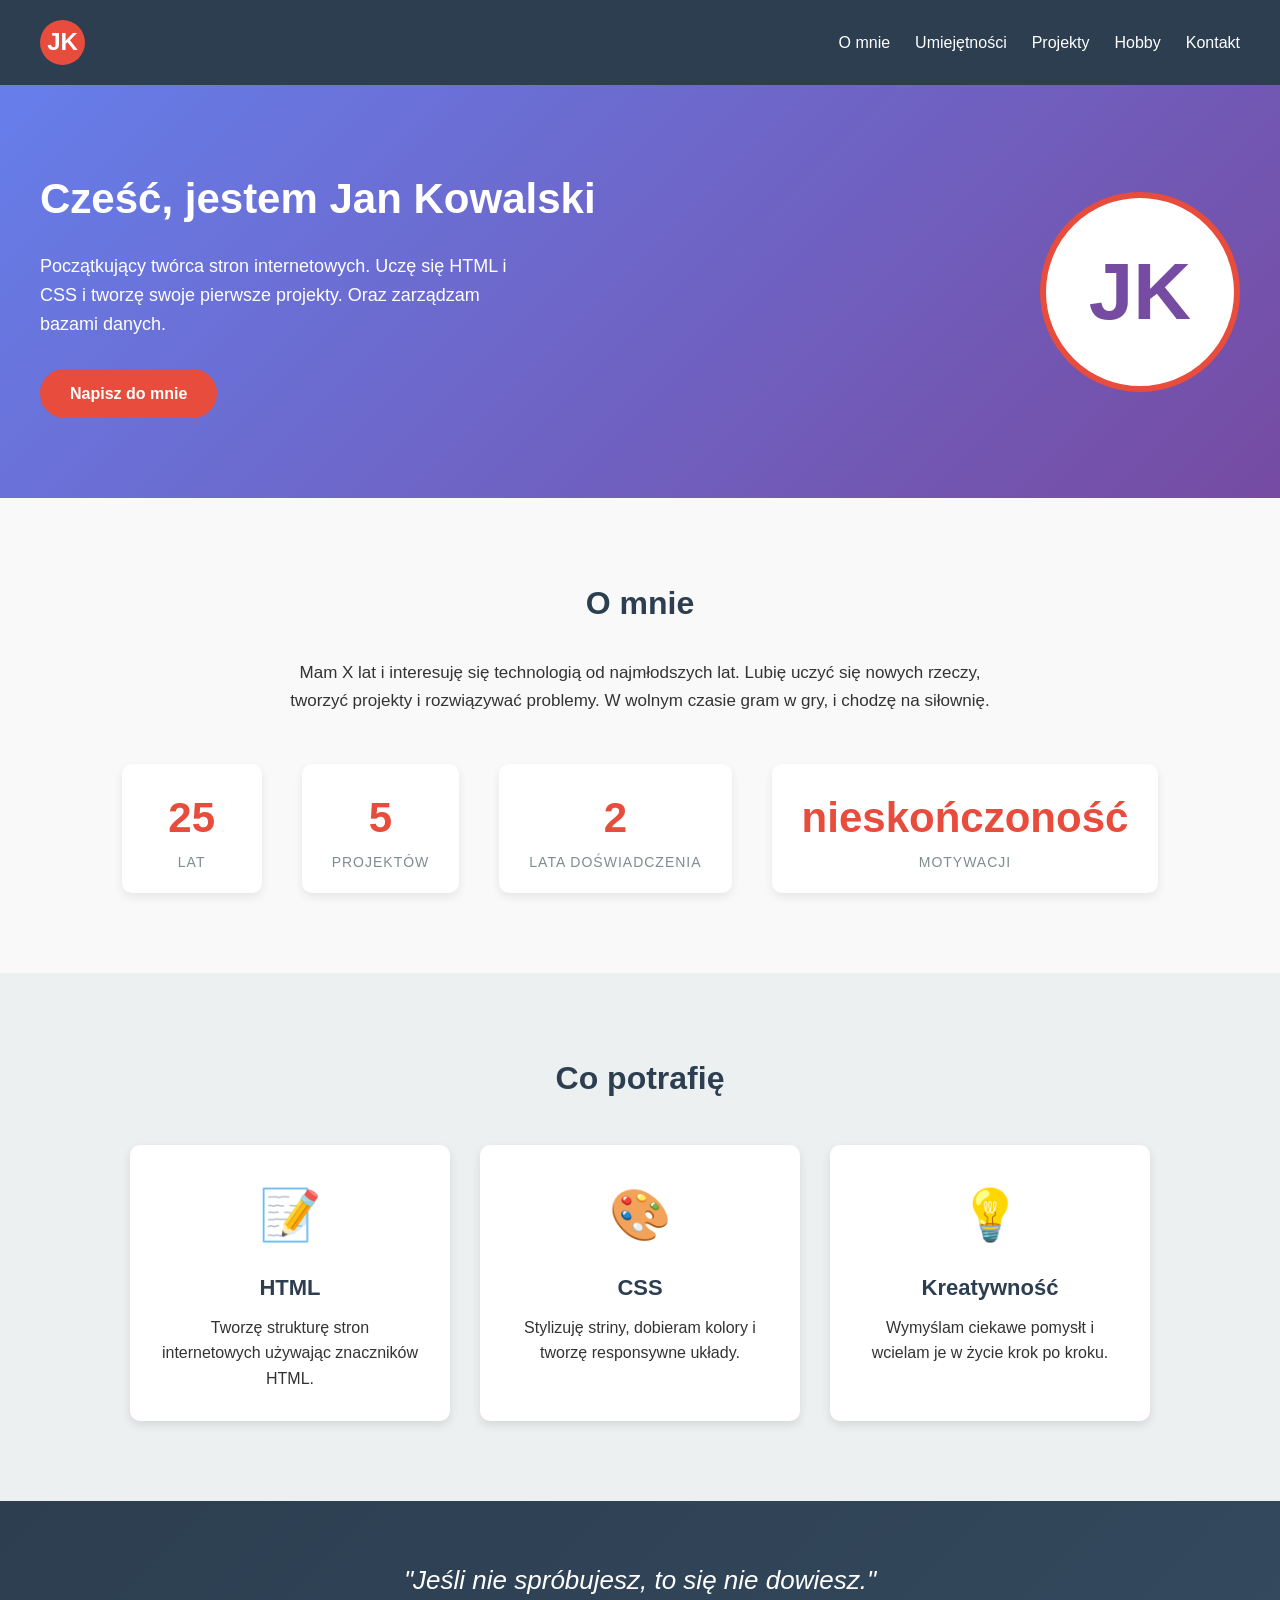
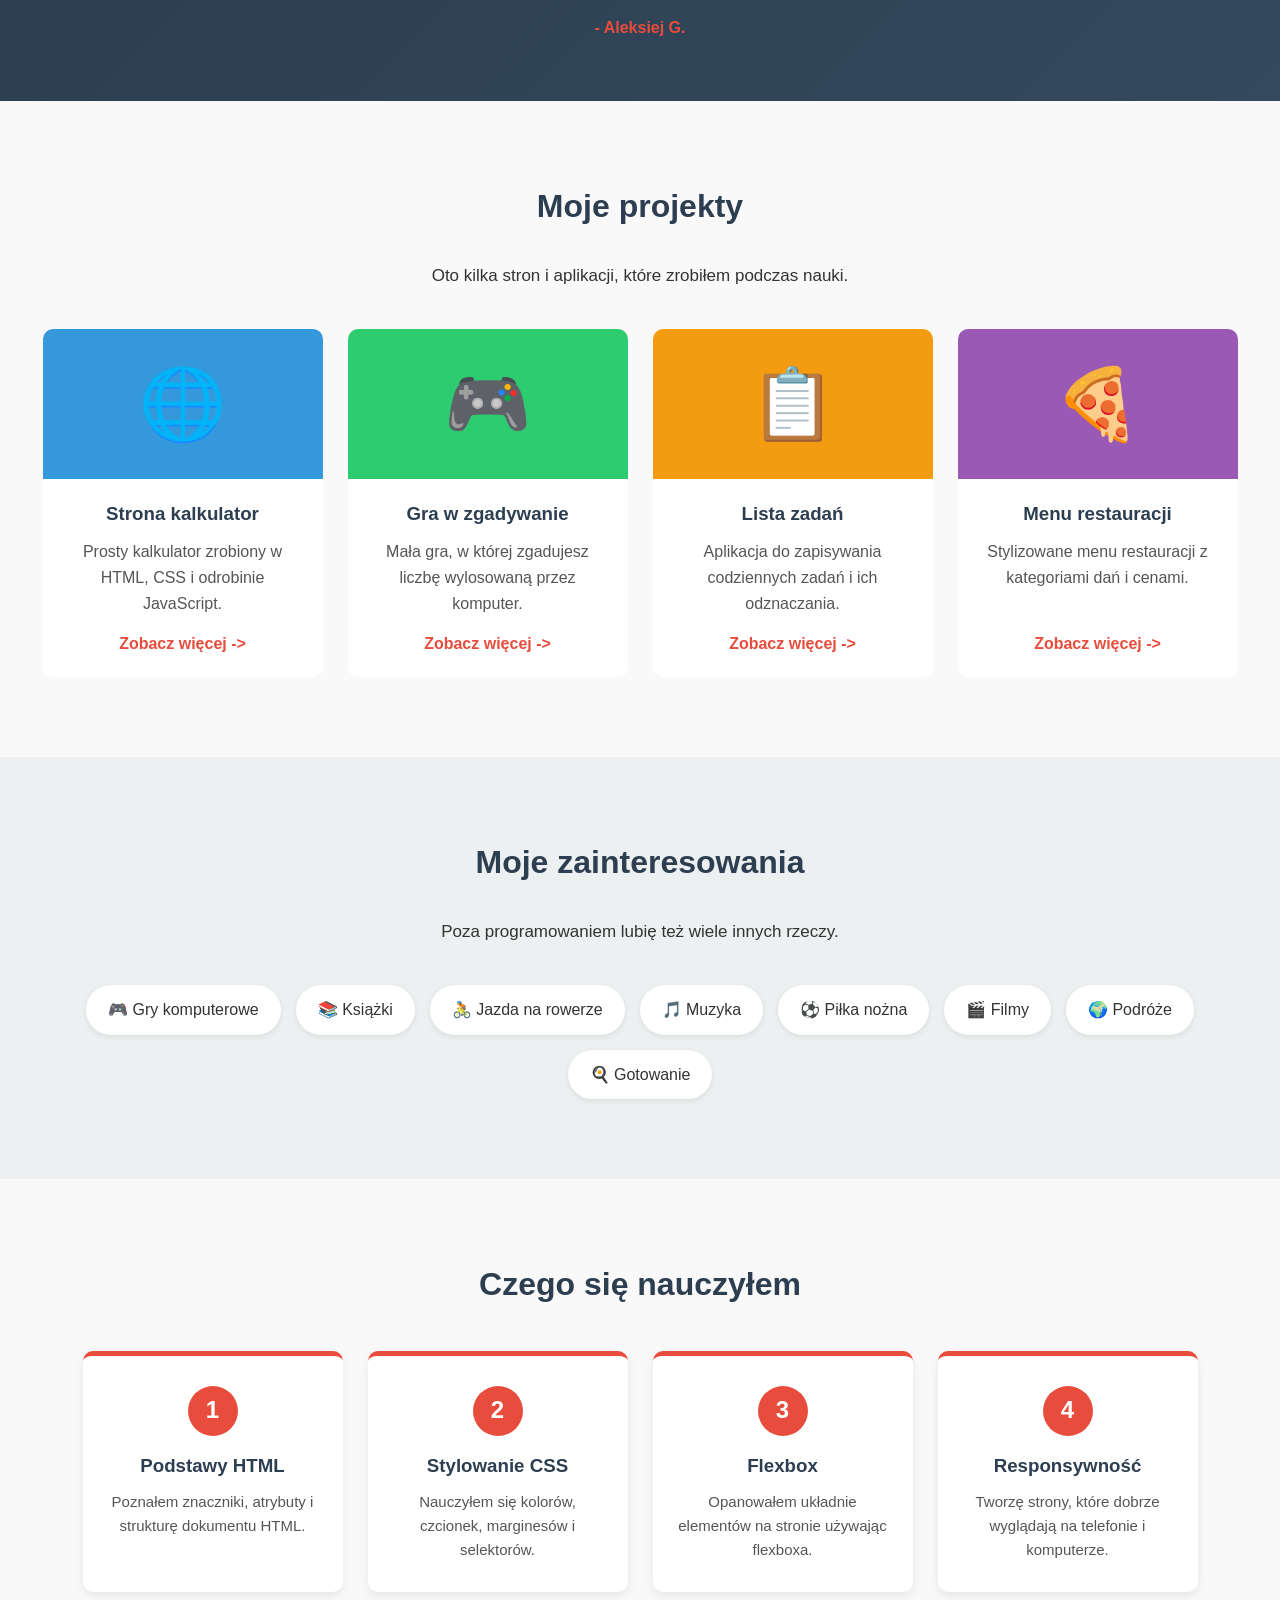
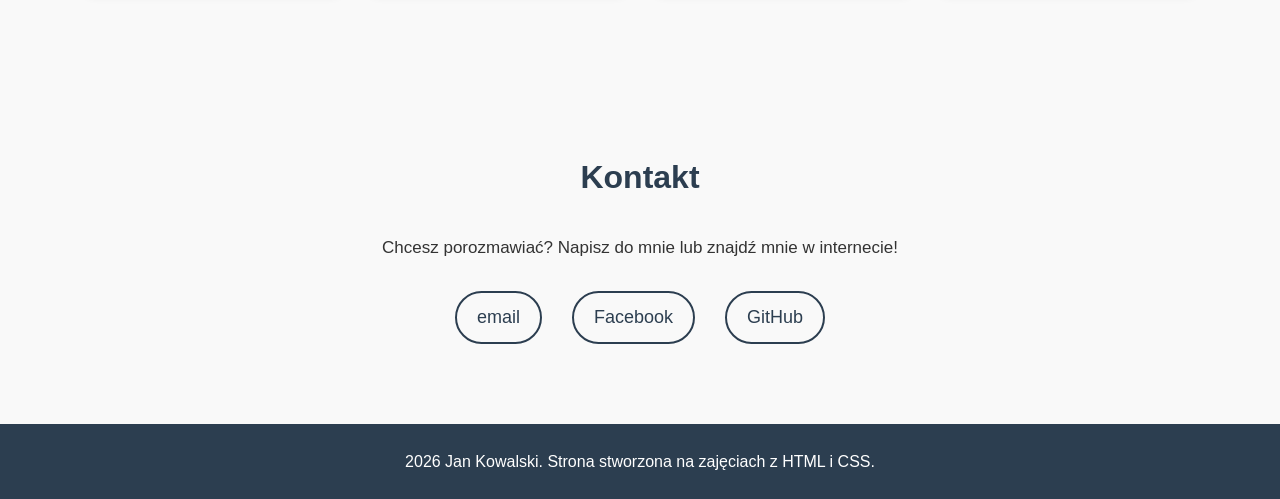
<file: index.html>
<!DOCTYPE html>
<html lang="pl">
<head>
    <meta charset="UTF-8">
    <meta name="viewport" content="width=device-width, initial-scale=1.0">
    <title>Jan Kowalski - Wizytówka</title>
    <link rel="stylesheet" href="style.css">
</head>
<body>
    <header class="naglowek">
        <div class="logo">JK</div>
        <nav class="menu">
            <a href="#o-mnie">O mnie</a>
            <a href="#umiejetnosci">Umiejętności</a>
            <a href="#projekty">Projekty</a>
            <a href="#zainteresowania">Hobby</a>
            <a href="#kontakt">Kontakt</a>
        </nav>
    </header>

    <section class="hero">
        <div class="hero-tekst">
            <h1>Cześć, jestem Jan Kowalski</h1>
            <p>Początkujący twórca stron internetowych. Uczę się HTML i CSS i tworzę swoje pierwsze projekty. Oraz zarządzam bazami danych.</p>
            <a href="#" class="przycisk">Napisz do mnie</a>
        </div>
        <div class="hero-zdjecie">
            <div class="awatar">JK</div>
        </div>
    </section>

    <section id="o-mnie" class="sekcja">
        <h2>O mnie</h2>
        <p class="opis">
            Mam X lat i interesuję się technologią od najmłodszych lat.
            Lubię uczyć się nowych rzeczy, tworzyć projekty i rozwiązywać problemy.
            W wolnym czasie gram w gry, i chodzę na siłownię.
        </p>

        <div class="statystyki">
            <div class="statystyka">
                <span class="liczba">25</span>
                <span class="etykieta">lat</span>
            </div>
            <div class="statystyka">
                <span class="liczba">5</span>
                <span class="etykieta">projektów</span>
            </div>
            <div class="statystyka">
                <span class="liczba">2</span>
                <span class="etykieta">lata doświadczenia</span>
            </div>
            <div class="statystyka">
                <span class="liczba">nieskończoność</span>
                <span class="etykieta">motywacji</span>
            </div>
        </div>
    </section>

    <section id="umiejetnosci" class="sekcja sekcja-jasna">
        <h2>Co potrafię</h2>
        <div class="karty">
            <div class="karta">
                <div class="ikona">📝</div>
                <h3>HTML</h3>
                <p>Tworzę strukturę stron internetowych używając znaczników HTML.</p>
            </div>
            <div class="karta">
                <div class="ikona">🎨</div>
                <h3>CSS</h3>
                <p>Stylizuję striny, dobieram kolory i tworzę responsywne układy.</p>
            </div>
            <div class="karta">
                <div class="ikona">💡</div>
                <h3>Kreatywność</h3>
                <p>Wymyślam ciekawe pomysłt i wcielam je w życie krok po kroku.</p>
            </div>
        </div>
    </section>

    <section class="cytat">
        <blockquote>
            "Jeśli nie spróbujesz, to się nie dowiesz."
        </blockquote>
        <p class="autor">- Aleksiej G.</p>
    </section>

    <section id="projekty" class="sekcja">
        <h2>Moje projekty</h2>
        <p class="opis">Oto kilka stron i aplikacji, które zrobiłem podczas nauki.</p>
        <div class="projekty">
            <div class="projekt">
                <div class="projekt-obrazek" style="background-color: #3498db;">🌐</div>
                <h3>Strona kalkulator</h3>
                <p>Prosty kalkulator zrobiony w HTML, CSS i odrobinie JavaScript.</p>
                <a href="#" class="link-projekt">Zobacz więcej -></a>
            </div>
            <div class="projekt">
                <div class="projekt-obrazek" style="background-color: #2ecc71;">🎮</div>
                <h3>Gra w zgadywanie</h3>
                <p>Mała gra, w której zgadujesz liczbę wylosowaną przez komputer.</p>
                <a href="#" class="link-projekt">Zobacz więcej -></a>
            </div>
            <div class="projekt">
                <div class="projekt-obrazek" style="background-color: #f39c12;">📋</div>
                <h3>Lista zadań</h3>
                <p>Aplikacja do zapisywania codziennych zadań i ich odznaczania.</p>
                <a href="#" class="link-projekt">Zobacz więcej -></a>
            </div>
            <div class="projekt">
                <div class="projekt-obrazek" style="background-color: #9b59b6;">🍕</div>
                <h3>Menu restauracji</h3>
                <p>Stylizowane menu restauracji z kategoriami dań i cenami.</p>
                <a href="#" class="link-projekt">Zobacz więcej -></a>
            </div>
        </div>
    </section>

    <section id="zainteresowania" class="sekcja sekcja-jasna">
        <h2>Moje zainteresowania</h2>
        <p class="opis">Poza programowaniem lubię też wiele innych rzeczy.</p>
        <div class="hobby-lista">
            <div class="hobby">🎮 Gry komputerowe</div>
            <div class="hobby">📚 Książki</div>
            <div class="hobby">🚴 Jazda na rowerze</div>
            <div class="hobby">🎵 Muzyka</div>
            <div class="hobby">⚽ Piłka nożna</div>
            <div class="hobby">🎬 Filmy</div>
            <div class="hobby">🌍 Podróże</div>
            <div class="hobby">🍳 Gotowanie</div>
        </div>
    </section>

    <section class="osiagniecia sekcja" id="osiagniecia">
        <h2>Czego się nauczyłem</h2>
        <div class="kroki">
            <div class="krok">
                <div class="numer">1</div>
                <h3>Podstawy HTML</h3>
                <p>Poznałem znaczniki, atrybuty i strukturę dokumentu HTML.</p>
            </div>
            <div class="krok">
                <div class="numer">2</div>
                <h3>Stylowanie CSS</h3>
                <p>Nauczyłem się kolorów, czcionek, marginesów i selektorów.</p>
            </div>
            <div class="krok">
                <div class="numer">3</div>
                <h3>Flexbox</h3>
                <p>Opanowałem układnie elementów na stronie używając flexboxa.</p>
            </div>
            <div class="krok">
                <div class="numer">4</div>
                <h3>Responsywność</h3>
                <p>Tworzę strony, które dobrze wyglądają na telefonie i komputerze.</p>
            </div>
        </div>
    </section>

    <section id="kontakt" class="sekcja">
        <h2>Kontakt</h2>
        <p class="opis">Chcesz porozmawiać? Napisz do mnie lub znajdź mnie w internecie!</p>
        <div class="linki-kontakt">
            <a href="mailto:example@example.com">email</a>
            <a href="#">Facebook</a>
            <a href="#">GitHub</a>
        </div>
    </section>

    <footer class="stopka">
        <p>2026 Jan Kowalski. Strona stworzona na zajęciach z HTML i CSS.</p>
    </footer>
</body>
</html>
</file>
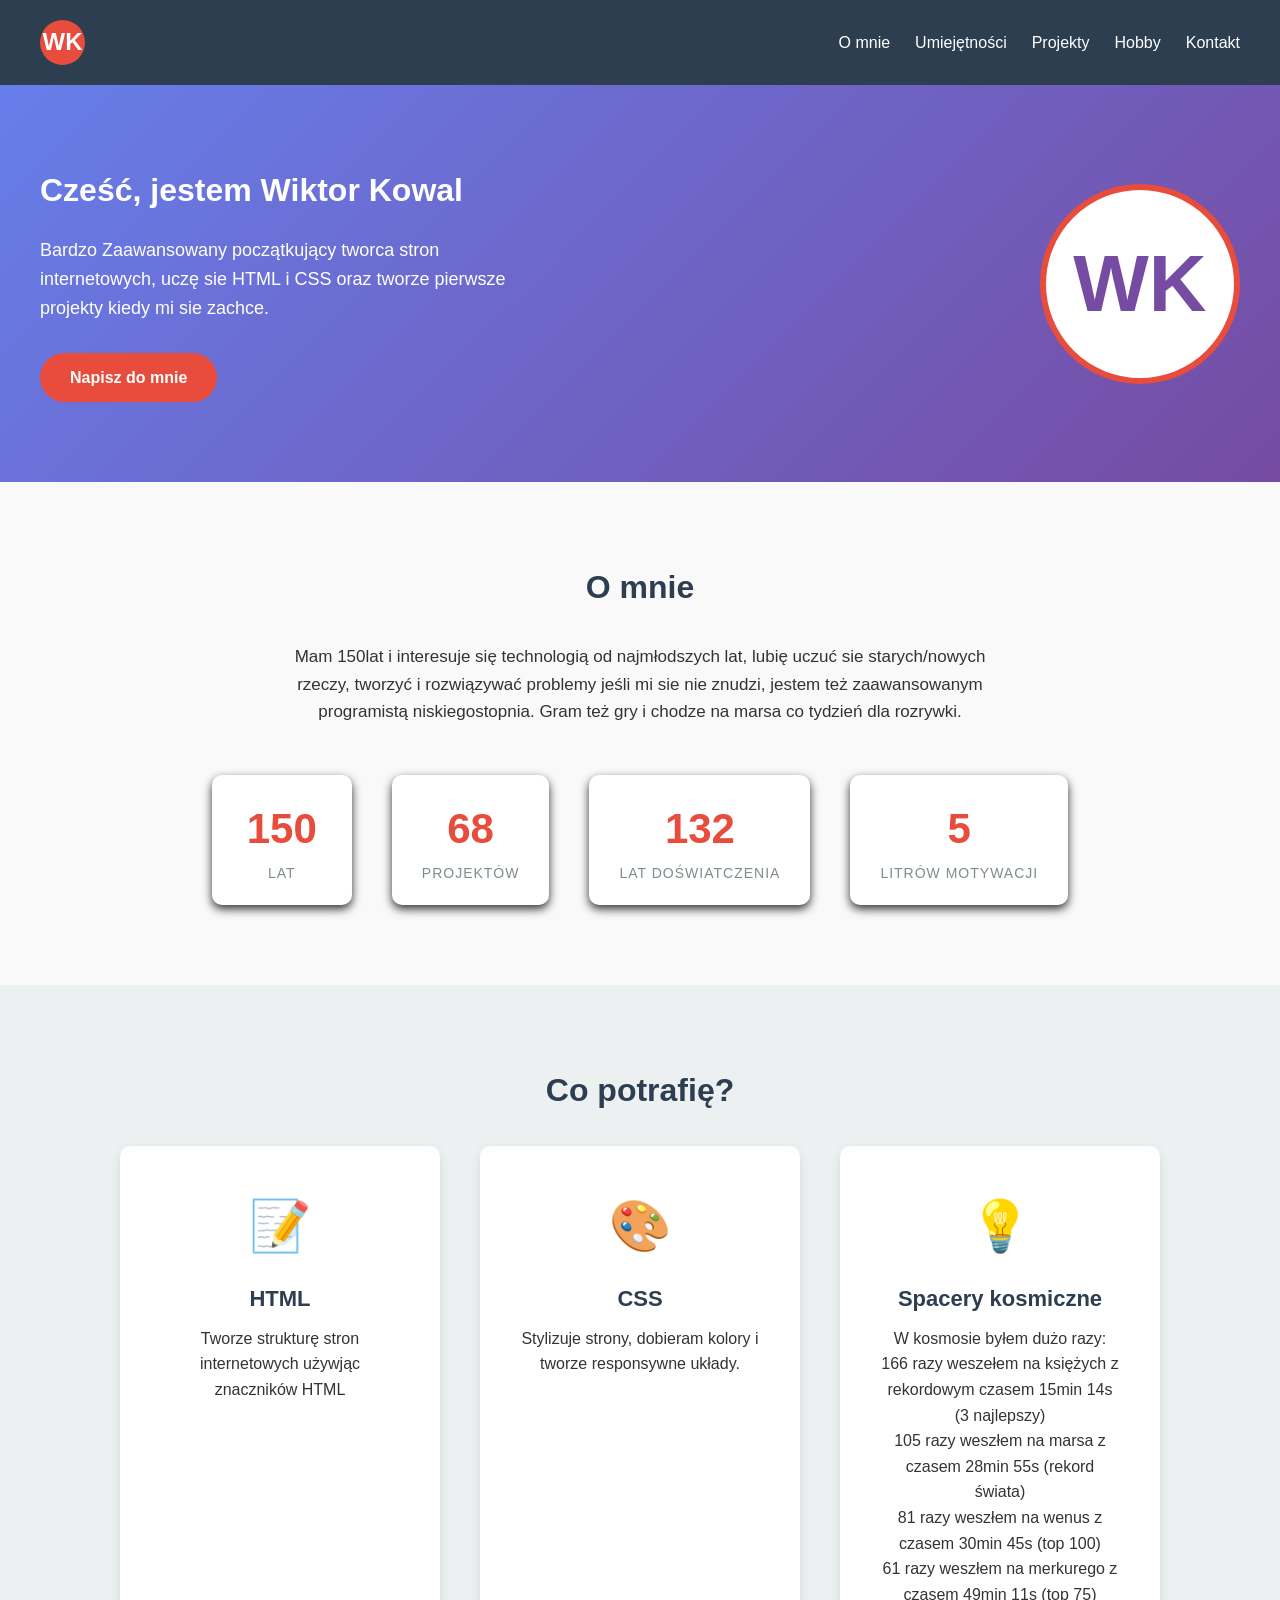
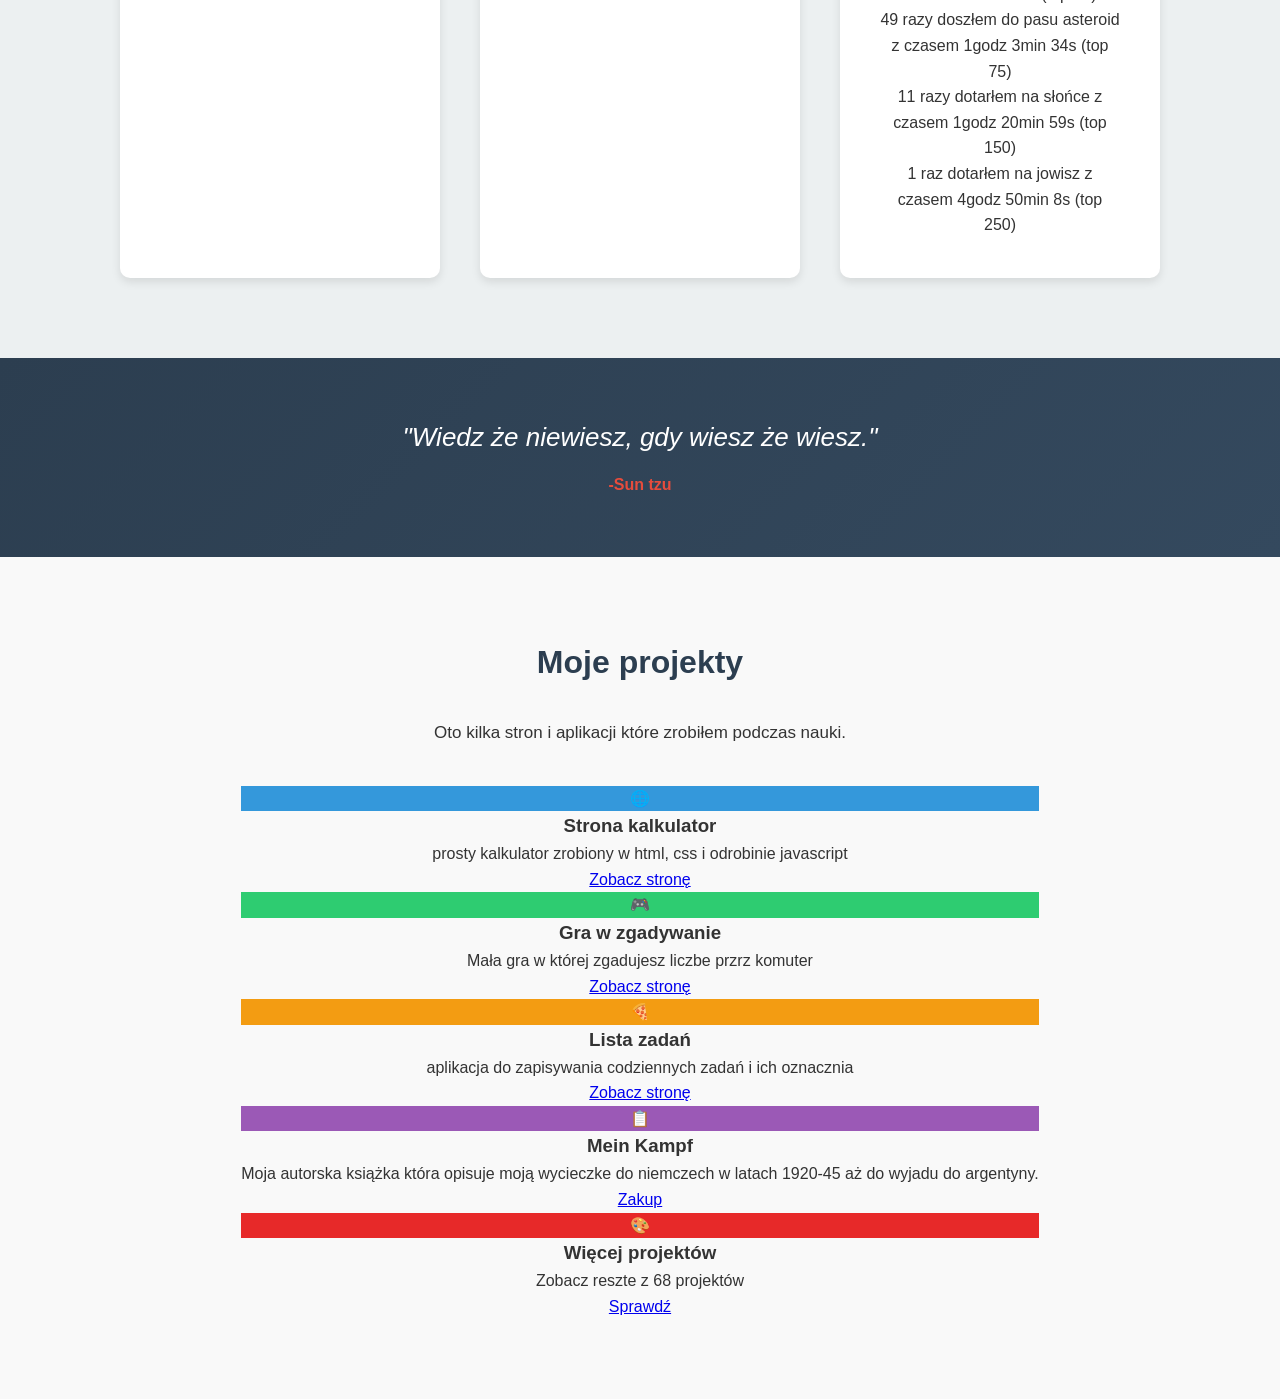
<file: Projekt_strona/index.html>
<!DOCTYPE html>
<html lang="pl">
<head>
    <meta charset="UTF-8">
    <meta name="viewport" content="width=device-width, initial-scale=1.0">
    <title>Wiktor Kowal</title>
    <link rel="stylesheet" href="style.css">
</head>
<body>
    <header class="naglowek">
        <div class="Logo">WK</div>
        <nav class="menu">
            <a href="#">O mnie</a>
            <a href="#">Umiejętności</a>
            <a href="#">Projekty</a>
            <a href="#">Hobby</a>
            <a href="#">Kontakt</a>
        </nav>
    </header>
    <section class="hero">
        <div class="herotekst">
            <h1>Cześć, jestem Wiktor Kowal</h1>
            <p>Bardzo Zaawansowany początkujący tworca stron internetowych, uczę sie HTML i CSS oraz tworze pierwsze projekty kiedy mi sie zachce.</p>
            <a href="#" class="przycisk">Napisz do mnie</a>
        </div>
        <div class="hero-zdjencie">
            <div class="awatar">WK</div>
        </div>
    </section>

    <section id="o-mnie" class="sekcja">
    <h2>O mnie</h2>
    <p class="opis">
        Mam 150lat i interesuje się technologią od najmłodszych lat, lubię uczuć sie starych/nowych rzeczy, tworzyć i rozwiązywać problemy jeśli mi sie nie znudzi, jestem też zaawansowanym programistą niskiegostopnia. Gram też gry i chodze na marsa co tydzień dla rozrywki.
    </p>
    <div class="statystyki">
        <div class="statystyka">
        <span class="liczba">150</span>
        <span class="etykieta">lat</span>
        </div>
    
        <div class="statystyka">
        <span class="liczba">68</span>
        <span class="etykieta">Projektów</span>
        </div>
    
        <div class="statystyka">
        <span class="liczba">132</span>
        <span class="etykieta">lat doświatczenia</span>
        </div>
    
        <div class="statystyka">
        <span class="liczba">5</span>
        <span class="etykieta">litrów motywacji</span>
        </div>
    </div>
    </section>

    <section id="umiejetnosci" class="sekcja sekcja-jasna">
        <h2>Co potrafię?</h2>
        <div class="karty">
            <div class="karta">
                <div class="ikona">📝</div>
                <h3>HTML</h3>
                <p>Tworze strukturę stron internetowych używjąc znaczników HTML</p>
            </div>
            <div class="karta">
                <div class="ikona">🎨</div>
                <h3>CSS</h3>
                <p>Stylizuje strony, dobieram kolory i tworze responsywne układy.</p>
            </div>
            <div class="karta">
                <div class="ikona">💡</div>
                <h3>Spacery kosmiczne</h3>
                <p>W kosmosie byłem dużo razy:
                    <br>
                    166 razy weszełem na księżych z rekordowym czasem 15min 14s (3 najlepszy)
                    <br>
                    105 razy weszłem na marsa z czasem 28min 55s (rekord świata)
                    <br>
                    81 razy weszłem na wenus z czasem 30min 45s (top 100)
                    <br>
                    61 razy weszłem na merkurego z czasem 49min 11s (top 75)
                    <br>
                    49 razy doszłem do pasu asteroid z czasem 1godz 3min 34s (top 75)
                    <br>
                    11 razy dotarłem na słońce z czasem 1godz 20min 59s (top 150)
                    <br>
                    1 raz dotarłem na jowisz z czasem 4godz 50min 8s (top 250)
                </p>
            </div>
        </div>
    </section>

    <section class="cytat">
        <blockquote>
            "Wiedz że niewiesz, gdy wiesz że wiesz."
        </blockquote>
        <p class="autor">-Sun tzu</p>
    </section>

    <section id="projekty" class="sekcja">
        <h2>Moje projekty</h2>
        <p class="opis">Oto kilka stron i aplikacji które zrobiłem podczas nauki.</p>
        <div class="projekty">
            <div class="projekt">
                <div class="projekt-obrazek" style="background-color: #3498db;">🌐</div>
                <h3>Strona kalkulator</h3>
                <p>prosty kalkulator zrobiony w html, css i odrobinie javascript</p>
                <a href="#" class="link-project">Zobacz stronę</a>
            <div class="projekt">
                <div class="projekt-obrazek" style="background-color: #2ecc71;">🎮</div>
                <h3>Gra w zgadywanie</h3>
                <p>Mała gra w której zgadujesz liczbe przrz komuter</p>
                <a href="#" class="link-project">Zobacz stronę</a>
            </div>
            <div class="projekt">
                <div class="projekt-obrazek" style="background-color: #f39c12;">🍕</div>
                <h3>Lista zadań</h3>
                <p>aplikacja do zapisywania codziennych zadań i ich oznacznia</p>
                <a href="#" class="link-project">Zobacz stronę</a>
            </div>
            <div class="projekt">
                <div class="projekt-obrazek" style="background-color: #9b59b6;">📋</div>
                <h3>Mein Kampf</h3>
                <p>Moja autorska książka która opisuje moją wycieczke do niemczech w latach 1920-45 aż do wyjadu do argentyny.</p>
                <a href="#" class="link-project">Zakup</a>
                </div>
                <div class="projekt">
                <div class="projekt-obrazek" style="background-color: #e72929;">🎨</div>
                <h3>Więcej projektów</h3>
                <p>Zobacz reszte z 68 projektów</p>
                <a href="#" class="link-project">Sprawdź</a>
            </div>
        </div>
    </section>
</body>
</html>
</file>
<file: style.css>
* {
    margin: 0;
    padding: 0;
    box-sizing: border-box;
}

html {
    scroll-behavior: smooth;
}

body {
    font-family: Arial, sans-serif;
    line-height: 1.6;
    color: #333;
    background-color: #f9f9f9;
}


.naglowek {
    background-color: #2c3e50;
    color: #fff;
    top: 0;
    z-index: 10;
    padding: 20px 40px;
    position: sticky;
    display: flex;
    align-items: center;
    justify-content: space-between;
}

.logo {
    font-size: 24px;
    font-weight: bold;
    background-color: #e74c3c;
    width: 45px;
    height: 45px;
    display: flex;
    align-items: center;
    justify-content: center;
    border-radius: 50%;
}

.menu {
    display: flex;
    gap: 25px;
}

.menu a {
    color: #fff;
    text-decoration: none;
    font-size: 16px;
    transition: color 0.3s;
}

.menu a:hover {
    color: #e74c3c;
}

.hero {
    display: flex;
    justify-content: space-between;
    align-items: center;
    padding: 80px 40px;
    background: linear-gradient(135deg, #667eea, #764ba2);
    color: #fff;
    gap: 40px;
}

.hero-tekst {
    flex: 1;
}

.hero-tekst h1 {
    font-size: 42px;
    margin-bottom: 20px;
}

.hero-tekst p {
    font-size: 18px;
    margin-bottom: 30px;
    max-width: 500px;
}

.przycisk {
    display: inline-block;
    padding: 12px 30px;
    background-color: #e74c3c;
    color: #fff;
    text-decoration: none;
    border-radius: 30px;
    font-weight: bold;
    transition: background-color 0.3s;
}

.przycisk:hover {
    background-color: #c0392b;
}

.hero-zdjecie {
    display: flex;
    justify-content: center;
    align-items: center;
}

.awatar {
    width: 200px;
    height: 200px;
    background-color: #fff;
    color: #764ba2;
    border-radius: 50%;
    display: flex;
    align-items: center;
    justify-content: center;
    font-size: 80px;
    font-weight: bold;
    border: 6px solid #e74c3c;
}

.sekcja {
    padding: 80px 40px;
    text-align: center;
}

.sekcja-jasna {
    background-color: #ecf0f1;
}

.sekcja h2 {
    font-size: 32px;
    margin-bottom: 30px;
    color: #2c3e50;
}

.opis {
    width: 700px;
    margin: 0 auto;
    font-size: 17px;
}

.statystyki {
    display: flex;
    justify-content: center;
    gap: 40px;
    flex-wrap: wrap;
    margin-top: 50px;
}

.statystyka {
    display: flex;
    flex-direction: column;
    align-items: center;
    padding: 20px 30px;
    background-color: #fff;
    border-radius: 10px;
    box-shadow: 0 4px 10px rgba(0, 0, 0, 0.08);
    min-width: 140px;
}

.liczba {
    font-size: 42px;
    font-weight: bold;
    color: #e74c3c;
}

.etykieta {
    font-size: 14px;
    color: #7f8c8d;
    text-transform: uppercase;
    letter-spacing: 1px;
}

.karty {
    display: flex;
    justify-content: center;
    gap: 30px;
    flex-wrap: wrap;
    margin-top: 40px;
}

.karta {
    background-color: #fff;
    padding: 30px;
    border-radius: 10px;
    box-shadow: 0 4px 10px rgba(0, 0, 0, 0.1);
    flex: 1;
    min-width: 250px;
    max-width: 320px;
    transition: transform 0.3s;
}

.karta:hover {
    transform: translateY(-5px);
}

.ikona {
    font-size: 50px;
    margin-bottom: 15px;
}

.karta h3 {
    color: #2c3e50;
    margin-bottom: 10px;
    font-size: 22px;
}

.cytat {
    background: linear-gradient(135deg, #2c3e50, #34495e);
    color: #fff;
    text-align: center;
    padding: 60px 40px;
}

.cytat blockquote {
    font-size: 26px;
    font-style: italic;
    max-width: 800px;
    margin: 0 auto 15px;
    line-height: 1.5;
}

.cytat .autor {
    font-size: 16px;
    color: #e74c3c;
    font-weight: bold;
}

.projekty {
    display: flex;
    justify-content: center;
    gap: 25px;
    flex-wrap: wrap;
    margin-top: 40px;
}

.projekt {
    background-color: #fff;
    border-radius: 10px;
    overflow: hidden;
    box-shadow: 0 4px 15px rgba(0, 0, 0. 0.1);
    flex: 1;
    min-width: 250px;
    max-width: 280px;
    display: flex;
    flex-direction: column;
    transition: transform 0.3s;
}

.projekt:hover {
    transform:  translateY(-8px);
}

.projekt-obrazek {
    height: 150px;
    display: flex;
    justify-content: center;
    align-items: center;
    font-size: 70px;
}

.projekt h3 {
    color: #2c3e50;
    margin: 20px 20px 10px;
}

.projekt p {
    margin: 0 20px 15px;
    color: #555;
    flex: 1;
}

.link-projekt {
    margin: 0 20px 20px;
    color: #e74c3c;
    text-decoration: none;
    font-weight: bold;
    transition: 0.3s;
}

.link-projekt:hover {
    color: #c0392b;
}

.hobby-lista {
    display: flex;
    justify-content: center;
    flex-wrap: wrap;
    gap: 15px;
    margin-top: 40px;
}

.hobby {
    background-color: #fff;
    padding: 12px 22px;
    border-radius: 30px;
    font-size: 16px;
    box-shadow: 0 2px 6px rgba(0, 0, 0, 0.08);
    transition: all 0.3s;
}

.hobby:hover {
    background-color: #e74c3c;
    color: #fff;
    transform: scale(1.05);
}

.kroki {
    display: flex;
    justify-content: center;
    gap: 25px;
    flex-wrap: wrap;
    margin-top: 40px;
}

.krok {
    flex: 1;
    min-width: 220px;
    max-width: 260px;
    background-color: #fff;
    padding: 30px 20px;
    border-radius: 10px;
    border-top: 5px solid #e74c3c;
    box-shadow: 0 4px 10px rgba(0, 0, 0, 0.08);
    text-align: center;
}

.numer {
    width: 50px;
    height: 50px;
    background-color: #e74c3c;
    color: #fff;
    border-radius: 50%;
    display: flex;
    justify-content: center;
    align-items: center;
    font-size: 24px;
    font-weight: bold;
    margin: 0 auto 15px;
}

.krok h3 {
    color: #2c3e50;
    margin-bottom: 10px;
}

.krok p {
    color: #555;
    font-size: 15px;
}

.linki-kontakt {
    display: flex;
    justify-content: center;
    gap: 30px;
    flex-wrap: wrap;
    margin-top: 30px;
}

.linki-kontakt a {
    color: #2c3e50;
    text-decoration: none;
    font-size: 18px;
    padding: 10px 20px;
    border: 2px solid #2c3e50;
    border-radius: 30px;
    transition: all 0.3s;
}

.linki-kontakt a:hover {
    background-color: #2c3e50;
    color: #fff;
}

.stopka {
    background-color: #2c3e50;
    color: #fff;
    text-align: center;
    padding: 25px;
}

@media (max-width: 768px) {
    .naglowek {
        flex-direction: column;
        gap: 15px;
        padding: 15px;
    }

    .menu {
        gap: 15px;
    }

    .hero {
        flex-direction: column-reverse;
        text-align: center;
        padding: 50px 20px;
    }

    .hero-tekst h1 {
        font-size: 30px;
    }

    .awatar {
        width: 150px;
        height: 150px;
        font-size: 60px;
    }

    .sekcja {
        padding: 50px 20px;
    }

    .karty,
    .projekty,
    .kroki {
        flex-direction: column;
        align-items: center;
    }

    .statystyki {
        gap: 15px;
    }

    .cytat blockquote {
        font-size: 20px;
    }

    .sekcja p {
        width: auto;
    }
}
</file>
<file: Projekt_strona/style.css>
* {
    margin: 0;
    padding: 0;
    box-sizing: border-box;
}

body {
    font-family: Arial, sans-serif;
    line-height: 1.6;
    color: #333;
    background-color: #f9f9f9;
}

.naglowek {
    background-color: #2c3e50;
    color: #fff;
    top: 0;
    z-index: 10;
    padding: 20px 40px;
    position: sticky;
    display: flex;
    align-items: center; 
    justify-content: space-between;
}

.Logo {
    font-size: 24px;
    font-weight: bold;
    background-color: #e74c3c;
    width: 45px;
    height: 45px;
    display: flex;
    align-items: center;
    justify-content: center;
    border-radius: 50%;
}

.menu {
    display: flex;
    gap: 25px;
}

.menu a {
    color: #fff;
    text-decoration: none;
    font-size: 16px;
    transition: 0.3s;
}

.menu a:hover {
    color:#e74c3c;
}

.hero {
    display: flex;
    justify-content: space-between;
    align-items: center;
    padding: 80px 40px;
    background: linear-gradient(135deg, #667eea, #764ba2);
    color: #fff;
    gap: 40px;
}

.herotekst {
    flex: 1;
}

.herotekst h1 {
    font-size: 32px;
    margin-bottom: 20px;
}

.herotekst p {
    font-size: 18px;
    margin-bottom: 30px;
    max-width: 500px;
}

.przycisk {
    display: inline-block;
    padding: 12px 30px;
    background-color: #e74c3c;
    color: #fff;
    text-decoration: none;
    border-radius: 30px;
    font-weight: bold;
    transition: background-color,color, 0.3s;
}

.przycisk:hover {
    background-color: #c0392b;
    color: #eee;
}

.hero-zdjencie {
    display: flex;
    justify-content: center;
    align-items: center;
}

.awatar {
    width: 200px;
    height: 200px;
    background-color: #fff;
    color: #764ba2;
    border-radius: 50%;
    display: flex;
    justify-content: center;
    align-items: center;
    font-size: 80px;
    font-weight: bold;
    border: 6px solid #e74c3c;
}

.sekcja {
    padding: 80px 40px;
    text-align: center;
}

.sekcja-jasna {
    background-color: #ecf0f1;
}

.sekcja h2 {
    font-size: 32px;
    margin-bottom: 30px;
    color: #2c3e50;
}

.opis {
    width: 700px;
    margin: 0 auto;
    font-size: 17px;
}

.statystyki {
    display: flex;
    justify-content: center;
    gap: 40px;
    flex-wrap: wrap;
    margin-top: 50px;
}

.statystyka {
    display: flex;
    flex-direction: column;
    align-items: center;
    padding: 20px 30px;
    background-color: #fff;
    border-radius: 10px;
    box-shadow: 0 4px 10px rgba(0, 0, 0, 0.8);
    min-width: 140px;
}

.liczba {
    font-size: 42px;
    font-weight: bold;
    color: #e74c3c;
}

.etykieta {
    font-size: 14px;
    color: #7f8c8d;
    text-transform: uppercase;
    letter-spacing: 1px;
}

.karty {
    display: flex;
    justify-content: center;
    gap: 40px;
    flex-wrap: wrap;
}

.karta {
    background-color: #fff;
    padding: 40px;
    border-radius: 10px;
    box-shadow: 0 4px 10px rgba(0, 0, 0, 0.1);
    flex: 1;
    min-width: 250px;
    max-width: 320px;
    transition: transform 0.3s;
}

.karta:hover {
    transform: translateY(-5px);
}

.ikona {
    font-size: 50px;
    margin-bottom: 15px;
}

.karta h3 {
    color: #2c3e50;
    margin-bottom: 10px;
    font-size: 22px;
}

.cytat {
    background: linear-gradient(135deg, #2c3e50, #34495e);
    color:#fff ;
    text-align: center;
    padding: 60px 40px;
}

.cytat blockquote {
    font-size: 26px;
    font-style: italic;
    max-width: 800px;
    margin: 0 auto 15px;
    line-height: 1.5;
}

.cytat .autor {
    font-size: 16px;
    color: #e74c3c;
    font-weight: bold;
}

.projekty {
    display: flex;
    justify-content: center;
    gap: 25px;
    flex-wrap: wrap;
    margin-top: 40px;
}
</file>
